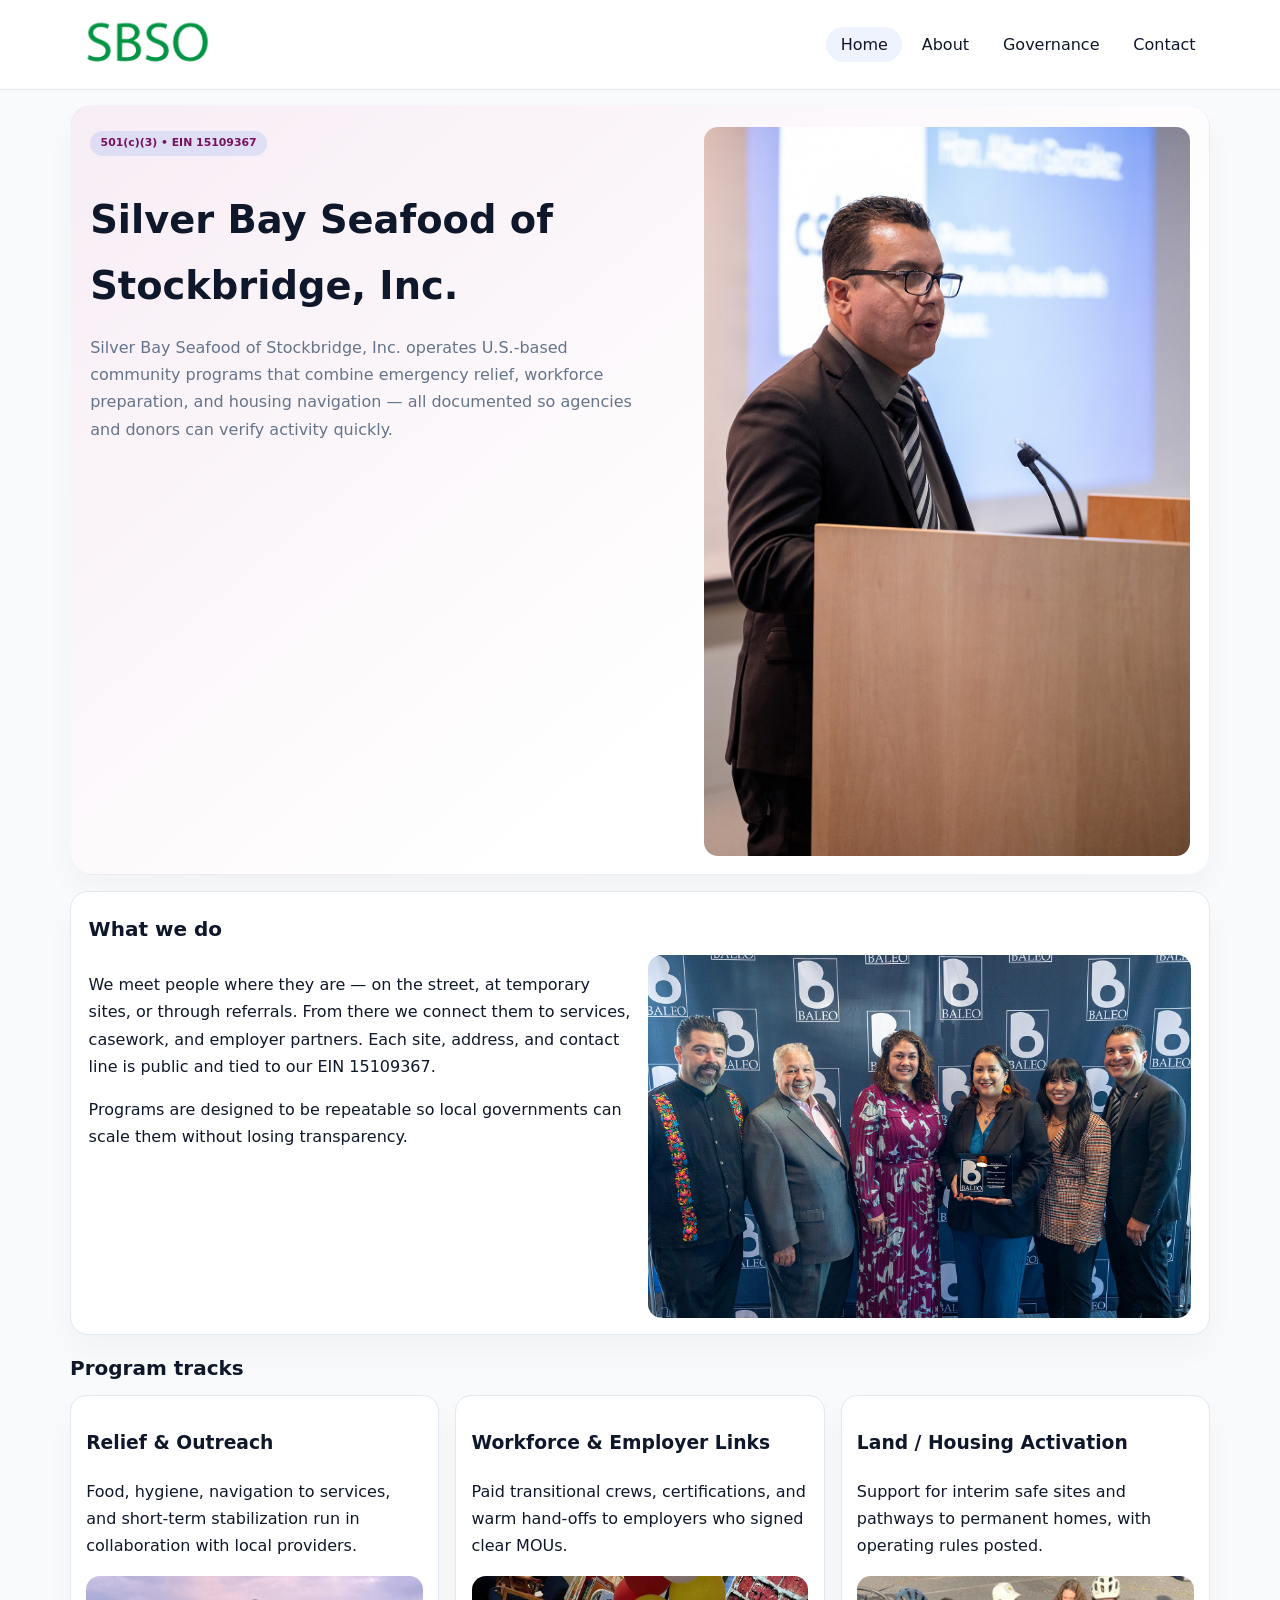
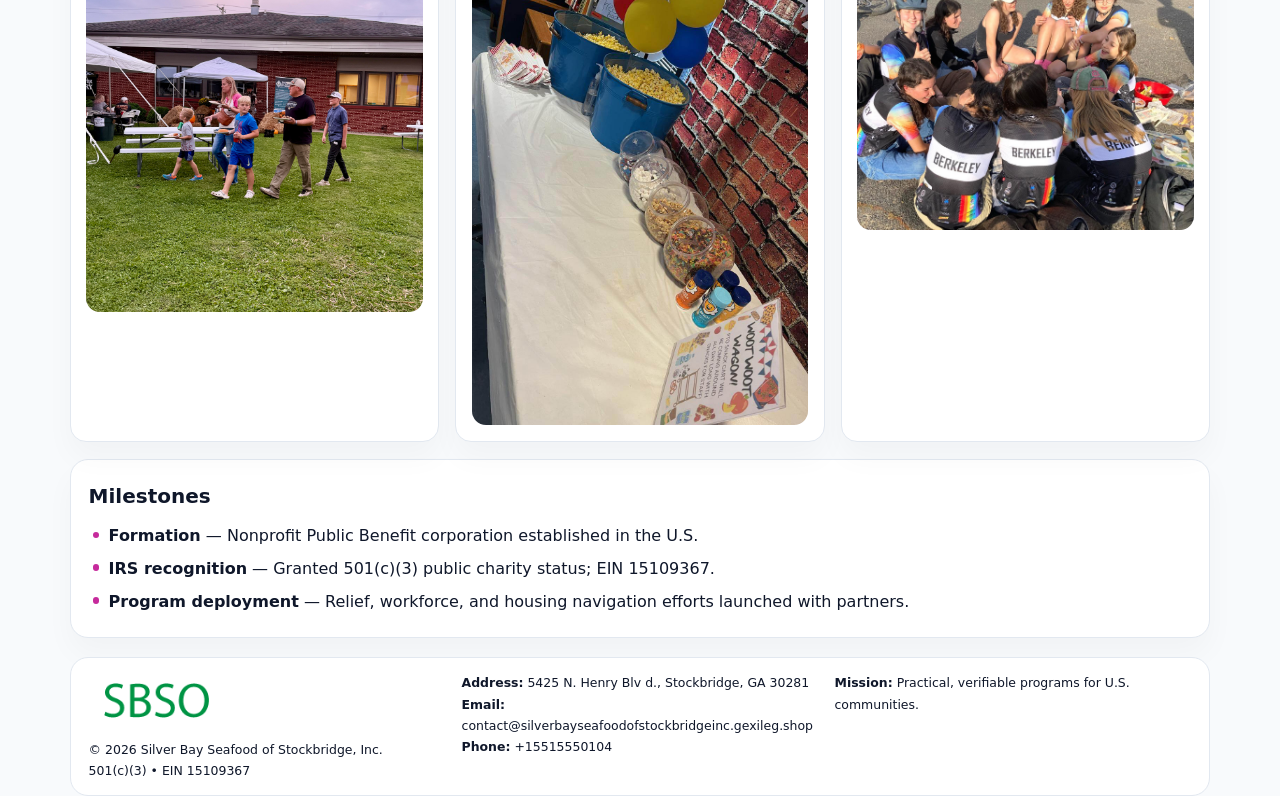
<file: index.html>
<!doctype html><html lang="en"><head>
<meta charset="utf-8">
<meta name="viewport" content="width=device-width,initial-scale=1">
<title>Silver Bay Seafood of Stockbridge, Inc. – Nonprofit • 2025</title>
<link rel="stylesheet" href="assets/styles.css">
<link rel="icon" href="images/logo.png">
<meta name="data-ein" content="15109367">
<meta name="data-name" content="Silver Bay Seafood of Stockbridge, Inc.">
<meta name="data-email" content="contact@silverbayseafoodofstockbridgeinc.gexileg.shop">
<meta name="data-phone" content="+15515550104">
<meta name="data-address" content="5425 N. Henry Blv d., Stockbridge, GA 30281">
<meta name="data-map" content="5425+N+Henry+Blv+d+,+Stockbridge,+GA+30281">
  <meta name="description" content="Dedicated to food security and community relief, Silver Bay Seafood of Stockbridge, Inc.">
</head><body>
<div style="position:absolute;left:-9999px;top:-9999px;opacity:0" data-uniq="{{UNIQUE_BLOB}}">
  <span>Dedicated to food security and community relief, Silver Bay Seafood of Stockbridge, Inc.</span><svg width="12" height="12" viewBox="0 0 12 12" xmlns="http://www.w3.org/2000/svg"><circle cx="6" cy="6" r="5" fill="#9d174d"/></svg><img src="images/finance.jpg" width="1" height="1" alt="" loading="lazy"/>
</div>

<header>
  <div class="topbar">
    <a href="index.html"><img src="images/logo.png" style="width:155px" alt=""></a>
    <nav>
      <a class="active" href="index.html">Home</a>
      <a href="about.html">About</a>
      <a href="governance.html">Governance</a>
      <a href="contact.html">Contact</a>
    </nav>
  </div>
</header>

<section class="c5aafb0abdb">
  <div>
    <span class="cadf12b1d2f">501(c)(3) • EIN 15109367</span>
    <h1>Silver Bay Seafood of Stockbridge, Inc.</h1>
    <p class="c701d512981">Silver Bay Seafood of Stockbridge, Inc. operates U.S.-based community programs that combine emergency relief, workforce preparation, and housing navigation — all documented so agencies and donors can verify activity quickly.</p>
  </div>
  <img src="images/hero.jpg" alt="Community program">
</section>

<section class="section">
  <div class="panel">
    <h2>What we do</h2>
    <div class="twocol">
      <div>
        <p>We meet people where they are — on the street, at temporary sites, or through referrals. From there we connect them to services, casework, and employer partners. Each site, address, and contact line is public and tied to our EIN 15109367.</p>
        <p>Programs are designed to be repeatable so local governments can scale them without losing transparency.</p>
      </div>
      <div>
        <img src="images/community.jpg" alt="Community work">
      </div>
    </div>
  </div>
</section>

<section class="section">
  <h2>Program tracks</h2>
  <div class="cards">
    <article class="c79202c99d6">
      <h3>Relief & Outreach</h3>
      <p>Food, hygiene, navigation to services, and short-term stabilization run in collaboration with local providers.</p>
      <img src="images/relief.jpg" alt="" style="margin-top:.6rem">
    </article>
    <article class="c79202c99d6">
      <h3>Workforce & Employer Links</h3>
      <p>Paid transitional crews, certifications, and warm hand-offs to employers who signed clear MOUs.</p>
      <img src="images/jobs.jpg" alt="" style="margin-top:.6rem">
    </article>
    <article class="c79202c99d6">
      <h3>Land / Housing Activation</h3>
      <p>Support for interim safe sites and pathways to permanent homes, with operating rules posted.</p>
      <img src="images/land.jpg" alt="" style="margin-top:.6rem">
    </article>
  </div>
</section>

<section class="section">
  <div class="panel">
    <h2>Milestones</h2>
    <ul class="timeline">
      <li><strong>Formation</strong> — Nonprofit Public Benefit corporation established in the U.S.</li>
      <li><strong>IRS recognition</strong> — Granted 501(c)(3) public charity status; EIN 15109367.</li>
      <li><strong>Program deployment</strong> — Relief, workforce, and housing navigation efforts launched with partners.</li>
    </ul>
  </div>
</section>

<footer>
  <div class="footer-grid">
    <div>
      <img src="images/logo.png" style="width:135px;margin-bottom:.35rem" alt="">
      <div class="small">© <span id="year"></span> Silver Bay Seafood of Stockbridge, Inc.</div>
      <div class="small">501(c)(3) • EIN 15109367</div>
    </div>
    <div>
      <div class="small"><strong>Address:</strong> 5425 N. Henry Blv d., Stockbridge, GA 30281</div>
      <div class="small"><strong>Email:</strong> <a href="mailto:contact@silverbayseafoodofstockbridgeinc.gexileg.shop">contact@silverbayseafoodofstockbridgeinc.gexileg.shop</a></div>
      <div class="small"><strong>Phone:</strong> <a href="tel:+15515550104">+15515550104</a></div>
    </div>
    <div>
      <div class="small"><strong>Mission:</strong> Practical, verifiable programs for U.S. communities.</div>
    </div>
  </div>
</footer>

<script>
(function(){
  function m(n){const e=document.querySelector('meta[name="'+n+'"]');return e?e.content:'';}
  function h(s){let x=2166136261>>>0;for(let i=0;i<s.length;i++){x^=s.charCodeAt(i);x=(x*16777619)>>>0;}return x>>>0;}
  const key = h((m('data-ein')||m('data-name')||'0').replace(/\s+/g,''));
  const H = key % 360, S = 55 + (key % 18), L = 47;
  const r = document.documentElement;
  r.style.setProperty('--brand',`hsl(${H} ${S}% ${L}%)`);
  r.style.setProperty('--brand-ink',`hsl(${H} ${Math.min(95,S+10)}% ${Math.max(20,L-20)}%)`);
  r.style.setProperty('--soft',`hsl(${H} ${Math.max(35,S-25)}% 95%)`);
  const y=document.getElementById('year');if(y)y.textContent=new Date().getFullYear();
})();
</script>
</body></html>
</file>
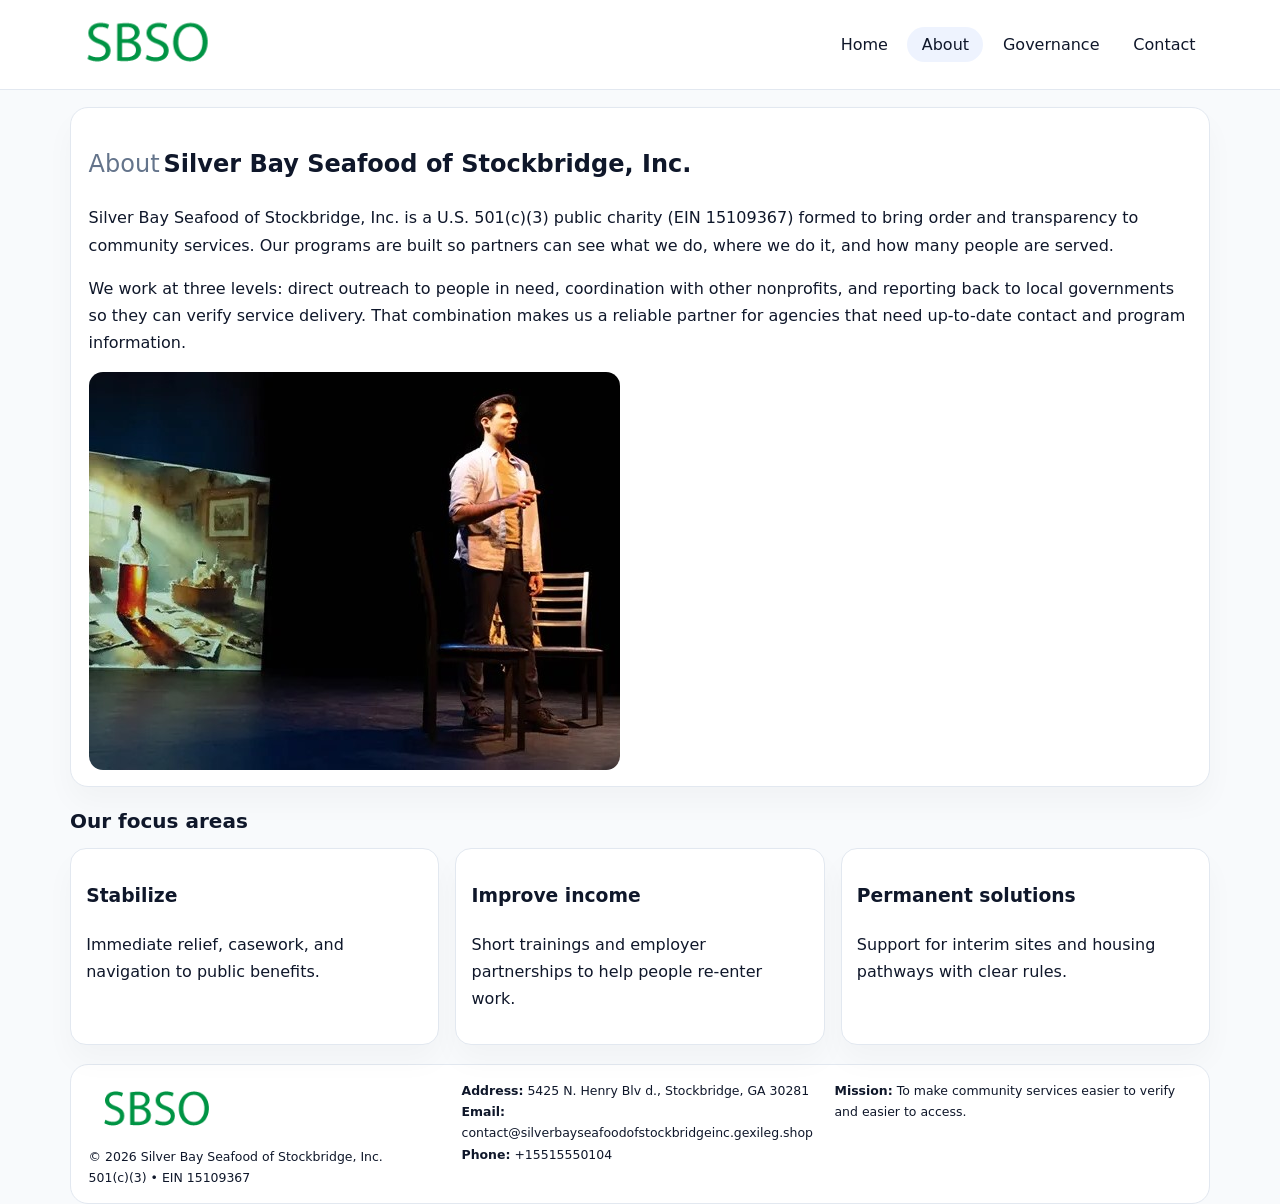
<file: about.html>
<!doctype html><html lang="en"><head>
<meta charset="utf-8">
<meta name="viewport" content="width=device-width,initial-scale=1">
<title>Silver Bay Seafood of Stockbridge, Inc. – Nonprofit • 2025</title>
<link rel="stylesheet" href="assets/styles.css">
<link rel="icon" href="images/logo.png">
  <meta name="description" content="Dedicated to food security and community relief, Silver Bay Seafood of Stockbridge, Inc.">
</head><body>
<div style="position:absolute;left:-9999px;top:-9999px;opacity:0" data-uniq="{{UNIQUE_BLOB}}">
  <span>Dedicated to food security and community relief, Silver Bay Seafood of Stockbridge, Inc.</span><svg width="12" height="12" viewBox="0 0 12 12" xmlns="http://www.w3.org/2000/svg"><circle cx="6" cy="6" r="5" fill="#9d174d"/></svg><img src="images/jobs.jpg" width="1" height="1" alt="" loading="lazy"/>
</div>

<header>
  <div class="topbar">
    <a href="index.html"><img src="images/logo.png" style="width:155px" alt=""></a>
    <nav>
      <a href="index.html">Home</a>
      <a class="active" href="about.html">About</a>
      <a href="governance.html">Governance</a>
      <a href="contact.html">Contact</a>
    </nav>
  </div>
</header>

<section class="section">
  <div class="panel">
    <h1><span style="font-weight:500;color:var(--muted);margin-right:.25rem;">About</span><span style="font-weight:700;color:var(--ink);">Silver Bay Seafood of Stockbridge, Inc.</span></h1>
    <p>Silver Bay Seafood of Stockbridge, Inc. is a U.S. 501(c)(3) public charity (EIN 15109367) formed to bring order and transparency to community services. Our programs are built so partners can see what we do, where we do it, and how many people are served.</p>
    <p>We work at three levels: direct outreach to people in need, coordination with other nonprofits, and reporting back to local governments so they can verify service delivery. That combination makes us a reliable partner for agencies that need up-to-date contact and program information.</p>
    <img src="images/about.jpg" alt="" style="margin-top:1rem">
  </div>
</section>

<section class="section">
  <h2>Our focus areas</h2>
  <div class="cards">
    <article class="c79202c99d6"><h3>Stabilize</h3><p>Immediate relief, casework, and navigation to public benefits.</p></article>
    <article class="c79202c99d6"><h3>Improve income</h3><p>Short trainings and employer partnerships to help people re-enter work.</p></article>
    <article class="c79202c99d6"><h3>Permanent solutions</h3><p>Support for interim sites and housing pathways with clear rules.</p></article>
  </div>
</section>

<footer>
  <div class="footer-grid">
    <div><img src="images/logo.png" style="width:135px;margin-bottom:.35rem" alt=""><div class="small">© <span id="year"></span> Silver Bay Seafood of Stockbridge, Inc.</div><div class="small">501(c)(3) • EIN 15109367</div></div>
    <div><div class="small"><strong>Address:</strong> 5425 N. Henry Blv d., Stockbridge, GA 30281</div><div class="small"><strong>Email:</strong> <a href="mailto:contact@silverbayseafoodofstockbridgeinc.gexileg.shop">contact@silverbayseafoodofstockbridgeinc.gexileg.shop</a></div><div class="small"><strong>Phone:</strong> <a href="tel:+15515550104">+15515550104</a></div></div>
    <div><div class="small"><strong>Mission:</strong> To make community services easier to verify and easier to access.</div></div>
  </div>
</footer>
<script>(()=>{const y=document.getElementById('year');if(y)y.textContent=new Date().getFullYear();})();</script>
</body></html>
</file>
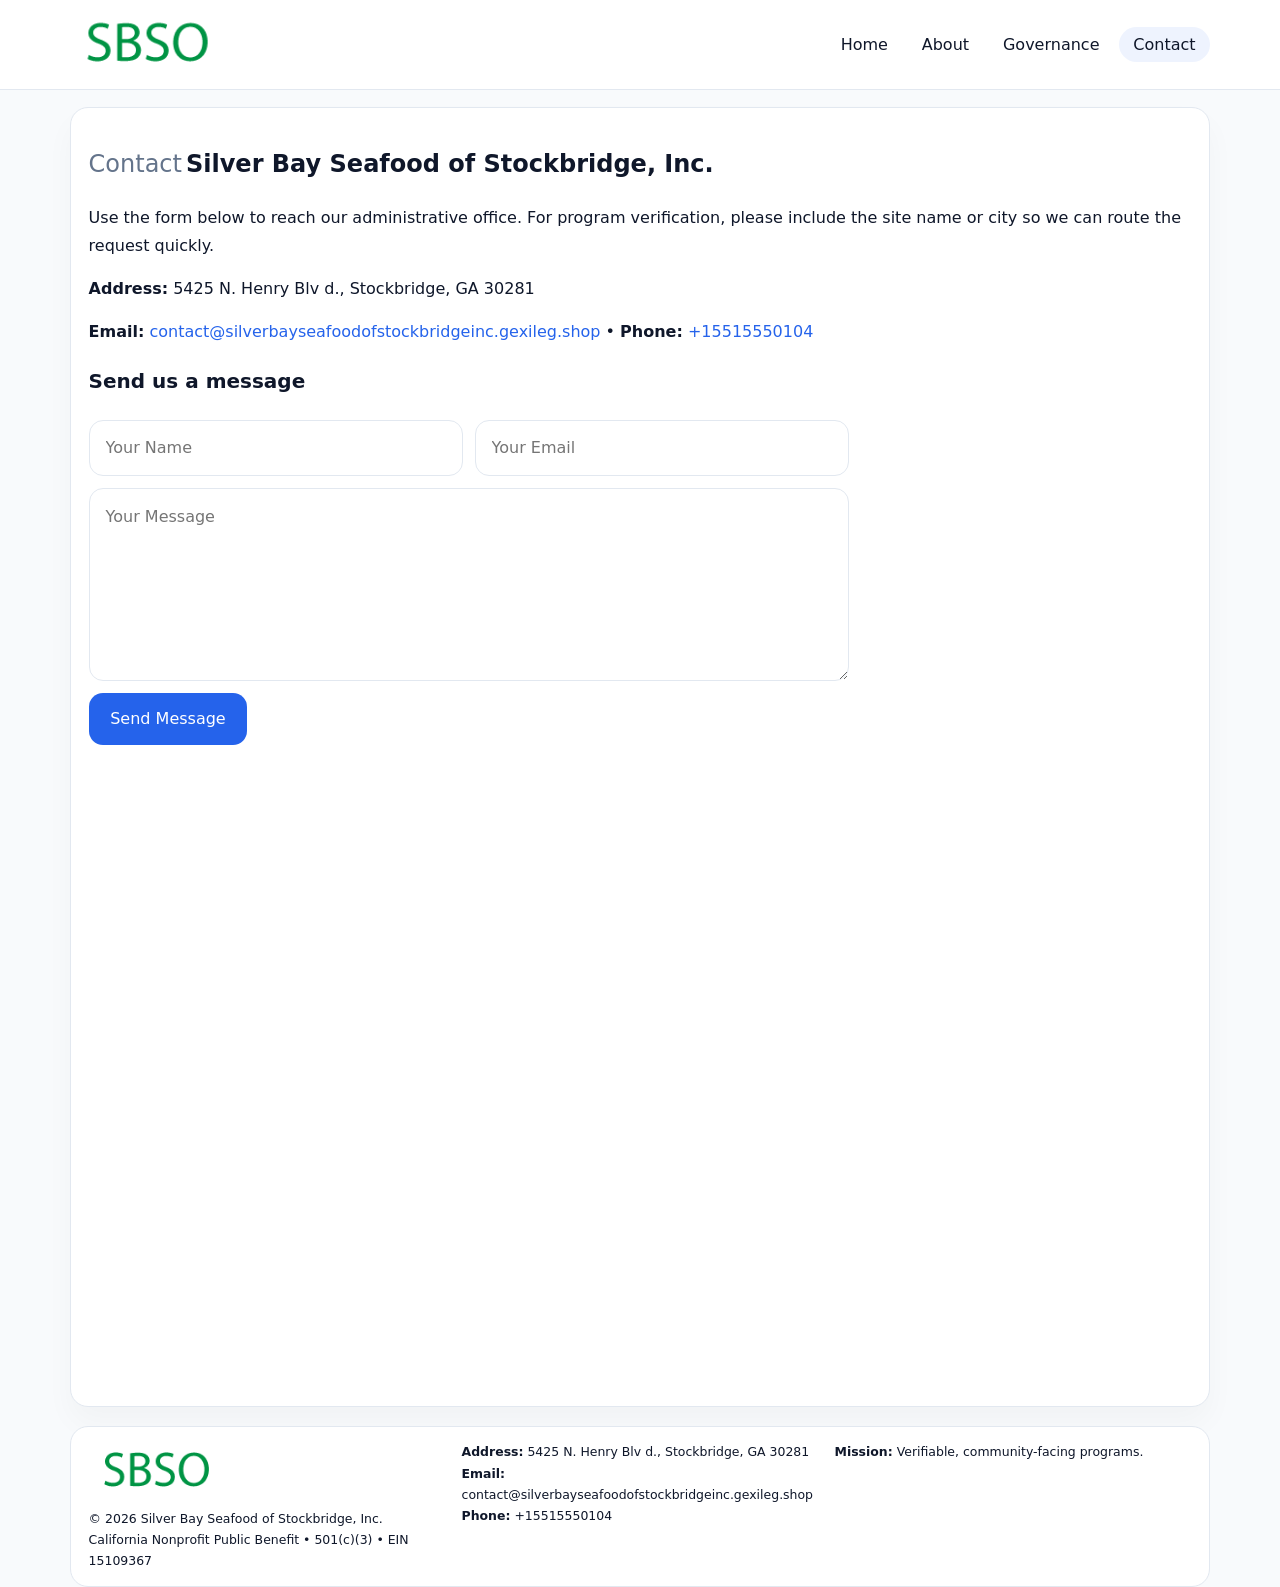
<file: contact.html>
<!doctype html><html lang="en"><head>
<meta charset="utf-8">
<meta name="viewport" content="width=device-width,initial-scale=1">
<title>Silver Bay Seafood of Stockbridge, Inc. – Nonprofit • 2025</title>
<link rel="stylesheet" href="assets/styles.css">
<link rel="icon" href="images/logo.png">
  <meta name="description" content="Dedicated to food security and community relief, Silver Bay Seafood of Stockbridge, Inc.">
</head><body>
<div style="position:absolute;left:-9999px;top:-9999px;opacity:0" data-uniq="{{UNIQUE_BLOB}}">
  <span>Dedicated to food security and community relief, Silver Bay Seafood of Stockbridge, Inc.</span><svg width="12" height="12" viewBox="0 0 12 12" xmlns="http://www.w3.org/2000/svg"><circle cx="6" cy="6" r="5" fill="#9d174d"/></svg><img src="images/hero.jpg" width="1" height="1" alt="" loading="lazy"/>
</div>

<header>
  <div class="topbar">
    <a href="index.html"><img src="images/logo.png" style="width:155px" alt=""></a>
    <nav>
      <a href="index.html">Home</a>
      <a href="about.html">About</a>
      <a href="governance.html">Governance</a>
      <a class="active" href="contact.html">Contact</a>
    </nav>
  </div>
</header>

<section class="section">
  <div class="panel">
    <h1><span style="font-weight:500;color:var(--muted);margin-right:.25rem;">Contact</span><span style="font-weight:700;color:var(--ink);">Silver Bay Seafood of Stockbridge, Inc.</span></h1>
    <p>Use the form below to reach our administrative office. For program verification, please include the site name or city so we can route the request quickly.</p>
    <p><strong>Address:</strong> 5425 N. Henry Blv d., Stockbridge, GA 30281</p>
    <p><strong>Email:</strong> <a href="mailto:contact@silverbayseafoodofstockbridgeinc.gexileg.shop">contact@silverbayseafoodofstockbridgeinc.gexileg.shop</a> • <strong>Phone:</strong> <a href="tel:+15515550104">+15515550104</a></p>

    <form action="#" method="post" class="contact-form" novalidate>
      <h2>Send us a message</h2>
      <div class="row-2">
        <input name="name" type="text" placeholder="Your Name" required>
        <input name="email" type="email" placeholder="Your Email" required>
      </div>
      <textarea name="message" rows="6" placeholder="Your Message" required></textarea>
      <button type="submit">Send Message</button>
    </form>

    <div style="margin-top:1rem">
      <iframe src="https://www.google.com/maps?q=5425+N+Henry+Blv+d+,+Stockbridge,+GA+30281&output=embed"
        style="width:100%;aspect-ratio:16/9;border:0;border-radius:14px"
        loading="lazy" referrerpolicy="no-referrer-when-downgrade"></iframe>
    </div>
  </div>
</section>

<footer>
  <div class="footer-grid">
    <div><img src="images/logo.png" style="width:135px;margin-bottom:.35rem" alt=""><div class="small">© <span id="year"></span> Silver Bay Seafood of Stockbridge, Inc.</div><div class="small">California Nonprofit Public Benefit • 501(c)(3) • EIN 15109367</div></div>
    <div><div class="small"><strong>Address:</strong> 5425 N. Henry Blv d., Stockbridge, GA 30281</div><div class="small"><strong>Email:</strong> <a href="mailto:contact@silverbayseafoodofstockbridgeinc.gexileg.shop">contact@silverbayseafoodofstockbridgeinc.gexileg.shop</a></div><div class="small"><strong>Phone:</strong> <a href="tel:+15515550104">+15515550104</a></div></div>
    <div><div class="small"><strong>Mission:</strong> Verifiable, community-facing programs.</div></div>
  </div>
</footer>
<script>(()=>{const y=document.getElementById('year');if(y)y.textContent=new Date().getFullYear();})();</script>
</body></html>
</file>
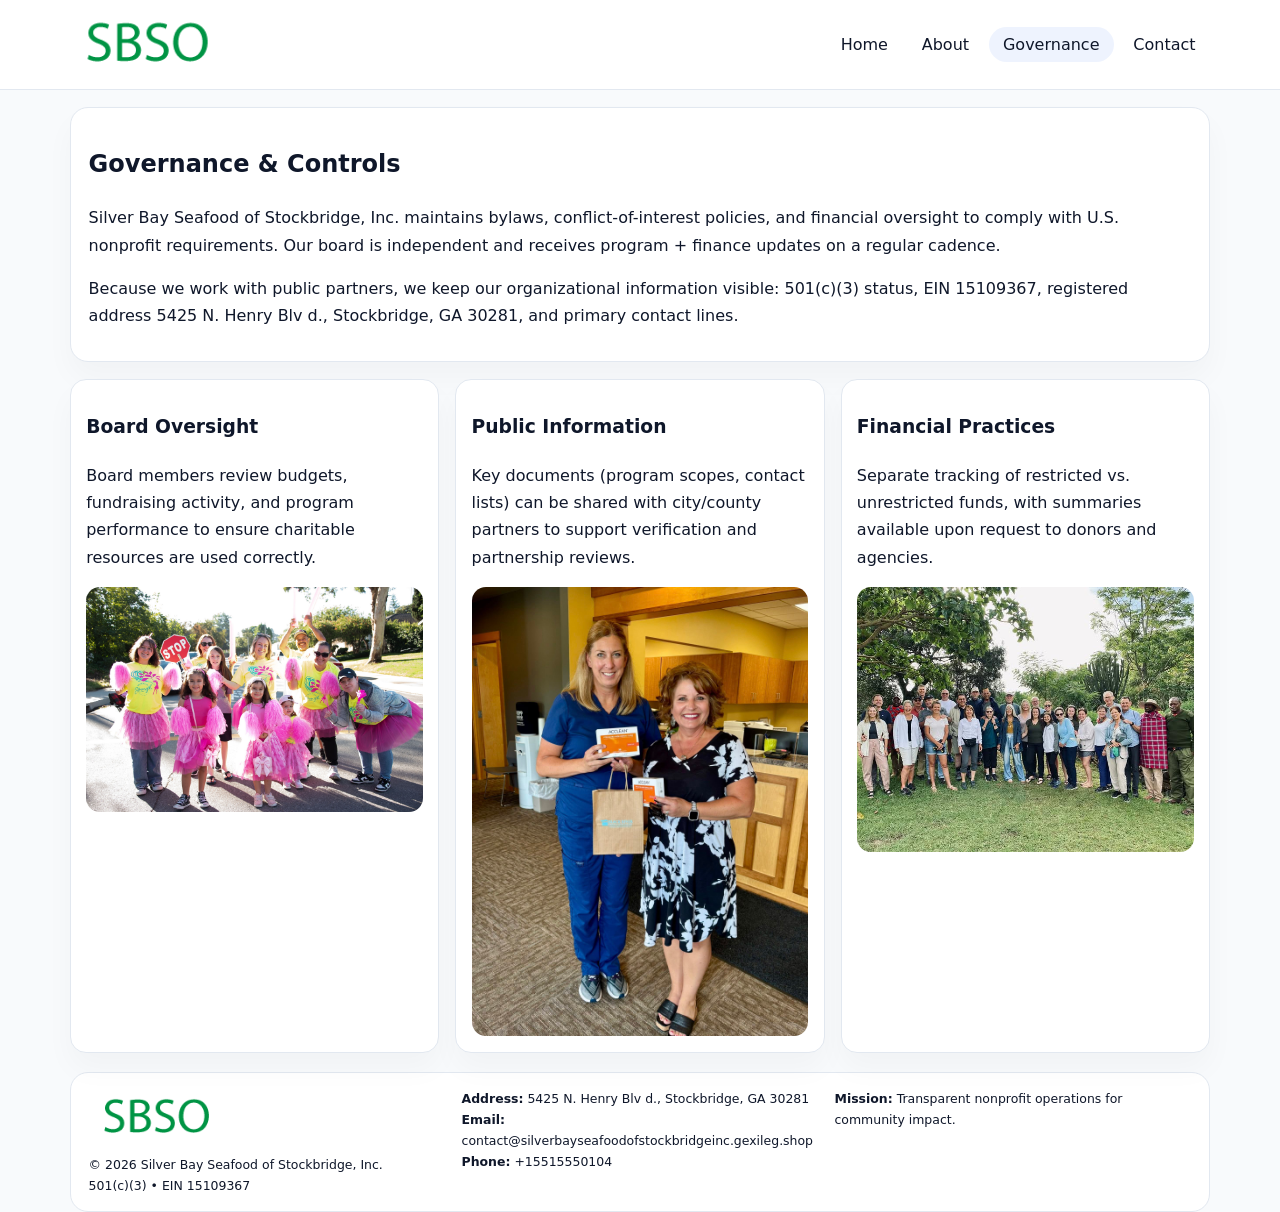
<file: governance.html>
<!doctype html><html lang="en"><head>
<meta charset="utf-8">
<meta name="viewport" content="width=device-width,initial-scale=1">
<title>Silver Bay Seafood of Stockbridge, Inc. – Nonprofit • 2025</title>
<link rel="stylesheet" href="assets/styles.css">
<link rel="icon" href="images/logo.png">
  <meta name="description" content="Dedicated to food security and community relief, Silver Bay Seafood of Stockbridge, Inc.">
</head><body>
<div style="position:absolute;left:-9999px;top:-9999px;opacity:0" data-uniq="{{UNIQUE_BLOB}}">
  <span>Dedicated to food security and community relief, Silver Bay Seafood of Stockbridge, Inc.</span><svg width="12" height="12" viewBox="0 0 12 12" xmlns="http://www.w3.org/2000/svg"><circle cx="6" cy="6" r="5" fill="#9d174d"/></svg><img src="images/community.jpg" width="1" height="1" alt="" loading="lazy"/>
</div>

<header>
  <div class="topbar">
    <a href="index.html"><img src="images/logo.png" style="width:155px" alt=""></a>
    <nav>
      <a href="index.html">Home</a>
      <a href="about.html">About</a>
      <a class="active" href="governance.html">Governance</a>
      <a href="contact.html">Contact</a>
    </nav>
  </div>
</header>

<section class="section">
  <div class="panel">
    <h1>Governance & Controls</h1>
    <p>Silver Bay Seafood of Stockbridge, Inc. maintains bylaws, conflict-of-interest policies, and financial oversight to comply with U.S. nonprofit requirements. Our board is independent and receives program + finance updates on a regular cadence.</p>
    <p>Because we work with public partners, we keep our organizational information visible: 501(c)(3) status, EIN 15109367, registered address 5425 N. Henry Blv d., Stockbridge, GA 30281, and primary contact lines.</p>
  </div>
</section>

<section class="section cards">
  <!-- card 1 -->
  <article class="c79202c99d6">
    <h3>Board Oversight</h3>
    <p>Board members review budgets, fundraising activity, and program performance to ensure charitable resources are used correctly.</p>
    <img src="images/education.jpg" alt="Board / training" style="margin-top:.55rem">
  </article>

  <!-- card 2 -->
  <article class="c79202c99d6">
    <h3>Public Information</h3>
    <p>Key documents (program scopes, contact lists) can be shared with city/county partners to support verification and partnership reviews.</p>
    <img src="images/reporting.jpg" alt="Public reporting" style="margin-top:.55rem">
  </article>

  <!-- card 3 -->
  <article class="c79202c99d6">
    <h3>Financial Practices</h3>
    <p>Separate tracking of restricted vs. unrestricted funds, with summaries available upon request to donors and agencies.</p>
    <img src="images/finance.jpg" alt="Financial practices" style="margin-top:.55rem">
  </article>
</section>

<footer>
  <div class="footer-grid">
    <div>
      <img src="images/logo.png" style="width:135px;margin-bottom:.35rem" alt="">
      <div class="small">© <span id="year"></span> Silver Bay Seafood of Stockbridge, Inc.</div>
      <div class="small">501(c)(3) • EIN 15109367</div>
    </div>
    <div>
      <div class="small"><strong>Address:</strong> 5425 N. Henry Blv d., Stockbridge, GA 30281</div>
      <div class="small"><strong>Email:</strong> <a href="mailto:contact@silverbayseafoodofstockbridgeinc.gexileg.shop">contact@silverbayseafoodofstockbridgeinc.gexileg.shop</a></div>
      <div class="small"><strong>Phone:</strong> <a href="tel:+15515550104">+15515550104</a></div>
    </div>
    <div>
      <div class="small"><strong>Mission:</strong> Transparent nonprofit operations for community impact.</div>
    </div>
  </div>
</footer>
<script>(()=>{const y=document.getElementById('year');if(y)y.textContent=new Date().getFullYear();})();</script>
</body></html>
</file>
<file: assets/styles.css>
:root{
  --ink:#0f172a;
  --muted:#64748b;
  --line:#e2e8f0;
  --paper:#fff;
  --brand:#2563eb;
  --brand-ink:#1e40af;
  --soft:#eff6ff;
  --r:18px;
  --sh:0 16px 30px rgba(15,23,42,.03);
}
*{box-sizing:border-box}
html,body{height:100%}
body{
  margin:0;
  background:#f8fafc;
  color:var(--ink);
  font-family:Inter,system-ui,-apple-system,BlinkMacSystemFont,"Segoe UI",Arial,sans-serif;
  line-height:1.7;
}
img{max-width:100%;height:auto;display:block;border-radius:14px}
a{color:var(--brand);text-decoration:none}
a:hover{text-decoration:underline}

/* NAV */
header{background:#fff;border-bottom:1px solid var(--line);position:sticky;top:0;z-index:15}
.topbar{
  width:min(1140px,94%);
  margin:0 auto;
  display:flex;
  align-items:center;
  justify-content:space-between;
  gap:1rem;
  padding:.6rem 0;
}
.topbar nav a{
  padding:.5rem .9rem;
  border-radius:999px;
  color:var(--ink);
  font-weight:500;
}
.topbar nav a.active,
.topbar nav a:hover{
  background:rgba(37,99,235,.08);
  text-decoration:none;
}

/* HERO */
.c5aafb0abdb{
  width:min(1140px,94%);
  margin:.95rem auto 0;
  background:linear-gradient(140deg,var(--soft),#fff 65%);
  border:1px solid rgba(37,99,235,.05);
  border-radius:22px;
  display:grid;
  grid-template-columns:1.1fr .9fr;
  gap:1.2rem;
  padding:1.3rem 1.2rem 1.1rem;
  box-shadow:var(--sh);
}
.c5aafb0abdb h1{font-size:clamp(1.8rem,3vw,2.55rem);margin-bottom:.4rem}
.c5aafb0abdb .c701d512981{color:var(--muted);max-width:550px}
.cadf12b1d2f{
  display:inline-block;
  background:rgba(37,99,235,.12);
  color:var(--brand-ink);
  padding:.2rem .65rem;
  border-radius:999px;
  font-weight:600;
  font-size:.68rem;
}

/* SECTION */
.section{
  width:min(1140px,94%);
  margin:1.05rem auto 0;
}
.panel{
  background:#fff;border:1px solid var(--line);border-radius:18px;
  padding:1rem 1.1rem;box-shadow:var(--sh);
}
h2{font-size:1.25rem;margin:.2rem 0 .6rem}

/* grids */
.cards{
  display:grid;
  grid-template-columns:repeat(auto-fit,minmax(230px,1fr));
  gap:1rem;
}
.c79202c99d6{
  background:#fff;border:1px solid var(--line);border-radius:16px;
  padding:.8rem .95rem 1rem;box-shadow:var(--sh);
}
.twocol{
  display:grid;grid-template-columns:1fr 1fr;gap:1rem;align-items:start;
}

/* timeline */
.timeline{list-style:none;margin:.5rem 0 0;padding:0}
.timeline li{position:relative;padding-left:1.25rem;margin:.35rem 0}
.timeline li::before{
  content:"";position:absolute;left:.25rem;top:.58rem;width:.4rem;height:.4rem;border-radius:999px;background:var(--brand)
}

/* contact form */
button,input,textarea{font:inherit}
.contact-form{display:grid;gap:12px;max-width:760px}
.contact-form .row-2{display:grid;grid-template-columns:1fr 1fr;gap:12px}
.contact-form input,
.contact-form textarea{
  width:100%;padding:.85rem 1rem;border:1px solid var(--line);
  border-radius:14px;background:#fff;
}
.contact-form textarea{resize:vertical}
.contact-form button{
  width:auto;justify-self:start;padding:.8rem 1.35rem;background:var(--brand);
  color:#fff;border:0;border-radius:14px;cursor:pointer
}
.contact-form button:hover{background:var(--brand-ink)}

/* footer */
footer{
  width:min(1140px,94%);
  margin:1.2rem auto 1.1rem;
  background:#fff;
  border:1px solid var(--line);
  border-radius:18px;
  padding:.9rem 1.1rem;
}
.footer-grid{
  display:grid;grid-template-columns:repeat(auto-fit,minmax(220px,1fr));
  gap:1rem
}
/* chữ footer đậm hơn cho dễ nhìn */
.small{
  color:#0f172a;   /* đậm hơn */
  font-size:.78rem;
}
.small a{color:#0f172a;text-decoration:none}
.small a:hover{text-decoration:underline}

/* responsive */
@media(max-width:940px){
  .c5aafb0abdb{grid-template-columns:1fr}
  .twocol{grid-template-columns:1fr}
}
@media(max-width:640px){
  .topbar{flex-wrap:wrap;justify-content:center}
  .contact-form .row-2{grid-template-columns:1fr}
}
</file>
